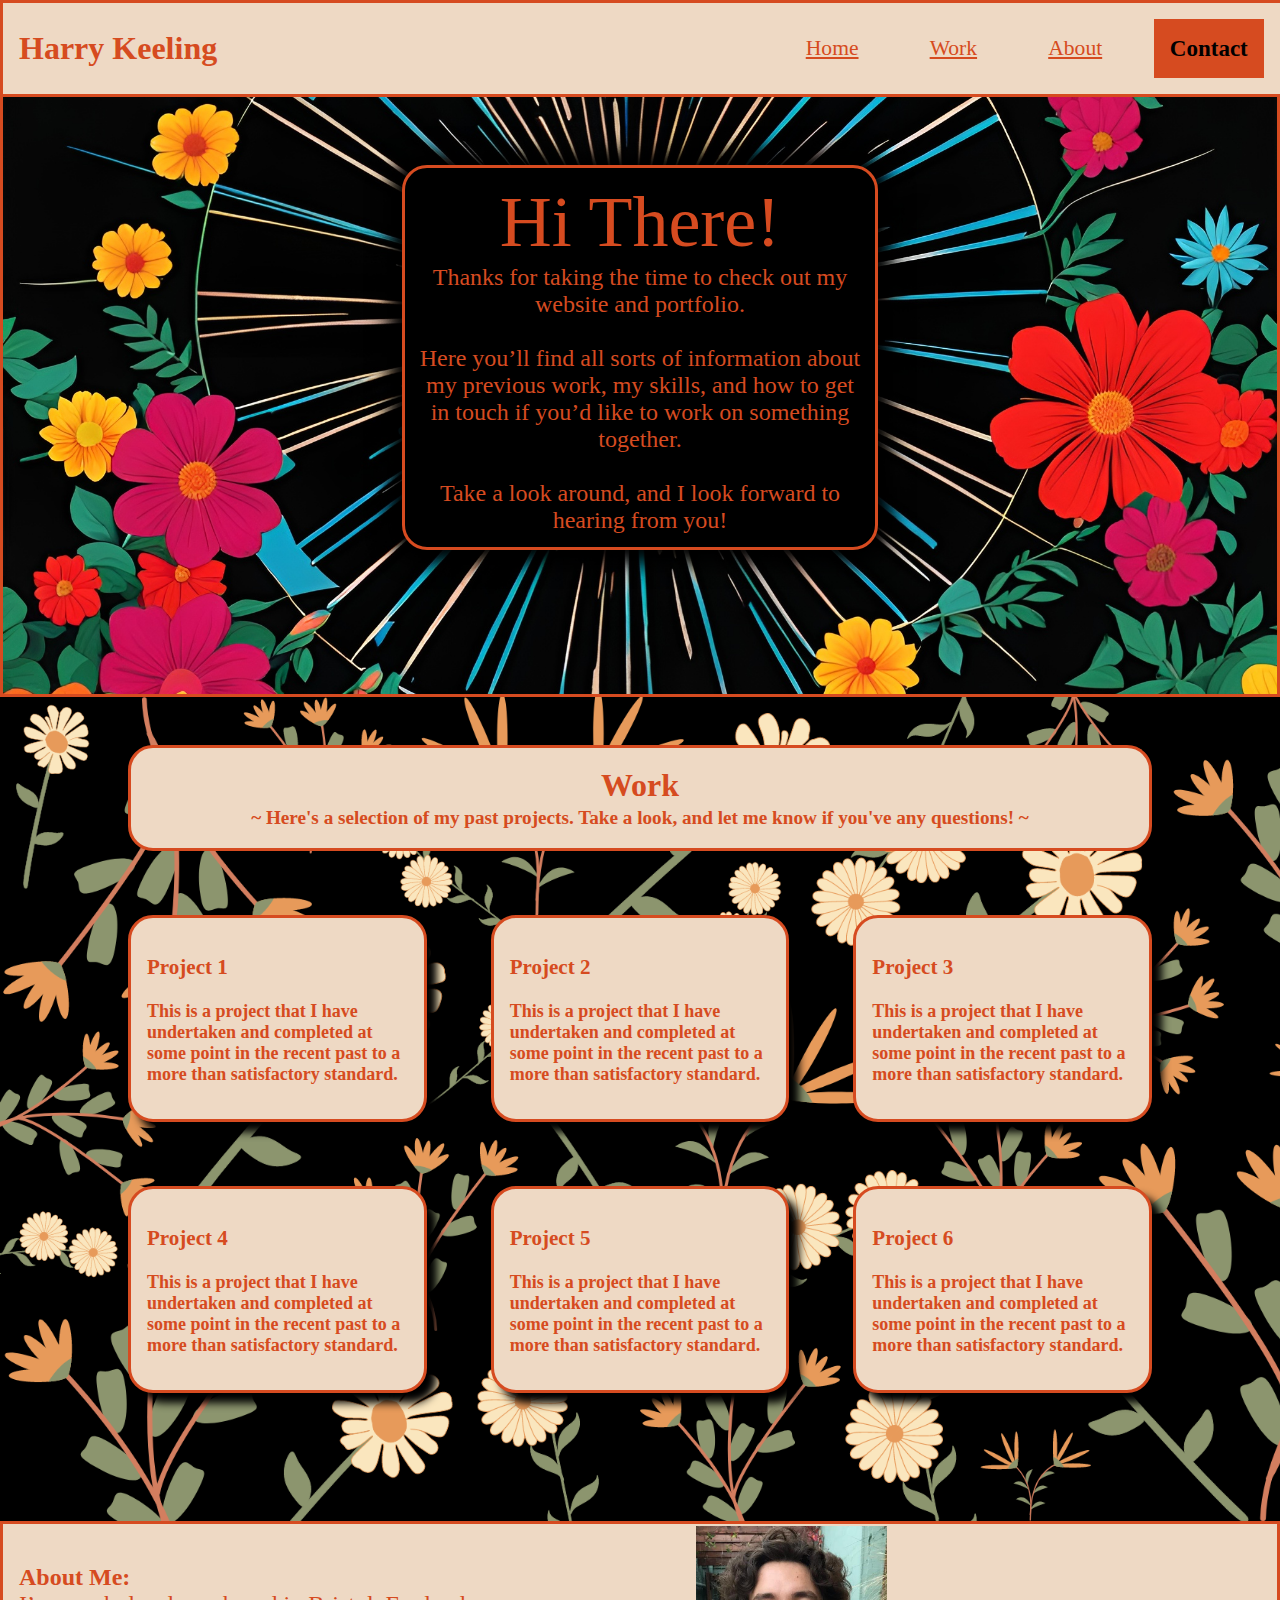
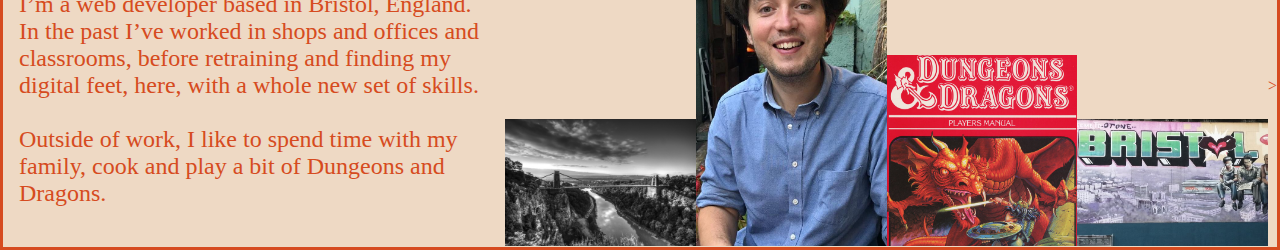
<file: index.html>
<!DOCTYPE html>
<html lang="en" xmlns:https="http://www.w3.org/1999/xhtml">
<head>
    <meta charset="UTF-8">
    <title>Harry Keeling - Portfolio</title>
    <link rel="stylesheet" href="stylesheetPortfolio.css"/>
    <link rel="normalize" href="https://cdnjs.cloudflare.com/ajax/libs/normalize/8.0.1/normalize.min.css">
</head>

<nav class="navPortfolio">
    <p class="navName">Harry Keeling</p>
        <div class="navLinks">
        <a href="#Home" class="navLink1"> Home </a>
        <a href="#Work" class="navLink2"> Work </a>
        <a href="#About" class="navLink3"> About </a>
        </div>
            <div class="navContactRight">
                <a href="indexContactMe.html"><button class="navContactButton" > Contact </button></a>
            </div>
</nav>
<br>

<div class="introductionPortfolio" id="Home">
    <p class="introSpiel"> <span class="introHi">Hi There!</span><br>
        Thanks for taking the time to check out my website and portfolio. <br><br>
        Here you’ll find all sorts of information about my previous work, my skills,
        and how to get in touch if you’d like to work on something together.<br>
    <br>
    Take a look around, and I look forward to hearing from you!</p>
</div>


<div class="work" id="Work">
        <div class="workTop">
        <p class="workTitle">Work</p>
            <p class="workSpiel"> ~ Here's a selection of my past projects. Take a look, and let me know if you've any questions! ~</p>
        </div>
            <div class="work1">
                    <div class="proj" id="proj1">
                        <h3>Project 1</h3>
                        <p> This is a project that I have undertaken and completed at some point in the recent past
                            to a more than satisfactory standard.</p>
                    </div>
                    <div class="proj" id="proj2">
                        <h3>Project 2</h3>
                        <p> This is a project that I have undertaken and completed at some point in the recent past
                            to a more than satisfactory standard.</p>
                    </div>
                    <div class="proj" id="proj3">
                        <h3>Project 3</h3>
                        <p> This is a project that I have undertaken and completed at some point in the recent past
                            to a more than satisfactory standard.</p>
                    </div>
                    </div>
                    <div class="work2">
                    <div class="proj" id="proj4">
                        <h3>Project 4</h3>
                        <p> This is a project that I have undertaken and completed at some point in the recent past
                            to a more than satisfactory standard.</p>
                    </div>
                    <div class="proj" id="proj5">
                        <h3>Project 5</h3>
                        <p> This is a project that I have undertaken and completed at some point in the recent past
                            to a more than satisfactory standard.</p>
                    </div>
                    <div class="proj" id="proj6">
                        <h3>Project 6</h3>
                        <p> This is a project that I have undertaken and completed at some point in the recent past
                            to a more than satisfactory standard.</p>
                    </div>
            </div>
</div>

<div class="about" id="About">>
    <div class="aboutMePics">
        <img class="bridgePic" src="images/Clifton-suspension-bridge-1024x682.jpeg"/>
            <img class="mePic" src="images/Profile%20Pic.jpeg"/>
                <img class="dndPic" src="images/dnd.jpeg"/>
                    <img class="streetArtPic" src="images/Street%20art%20Bristol.jpeg"/>
    </div>
            <div class="aboutMeSpiel">
                <p> <b>About Me:</b> <br> I’m a web developer based in Bristol, England. In the past I’ve worked in shops and offices and classrooms, before retraining and finding my digital feet, here, with a whole new set of skills.
                     <br> <br> Outside of work, I like to spend time with my family, cook and play a bit of Dungeons and Dragons.</p>
            </div>
</div>

<body>

</body>
</html>
</file>
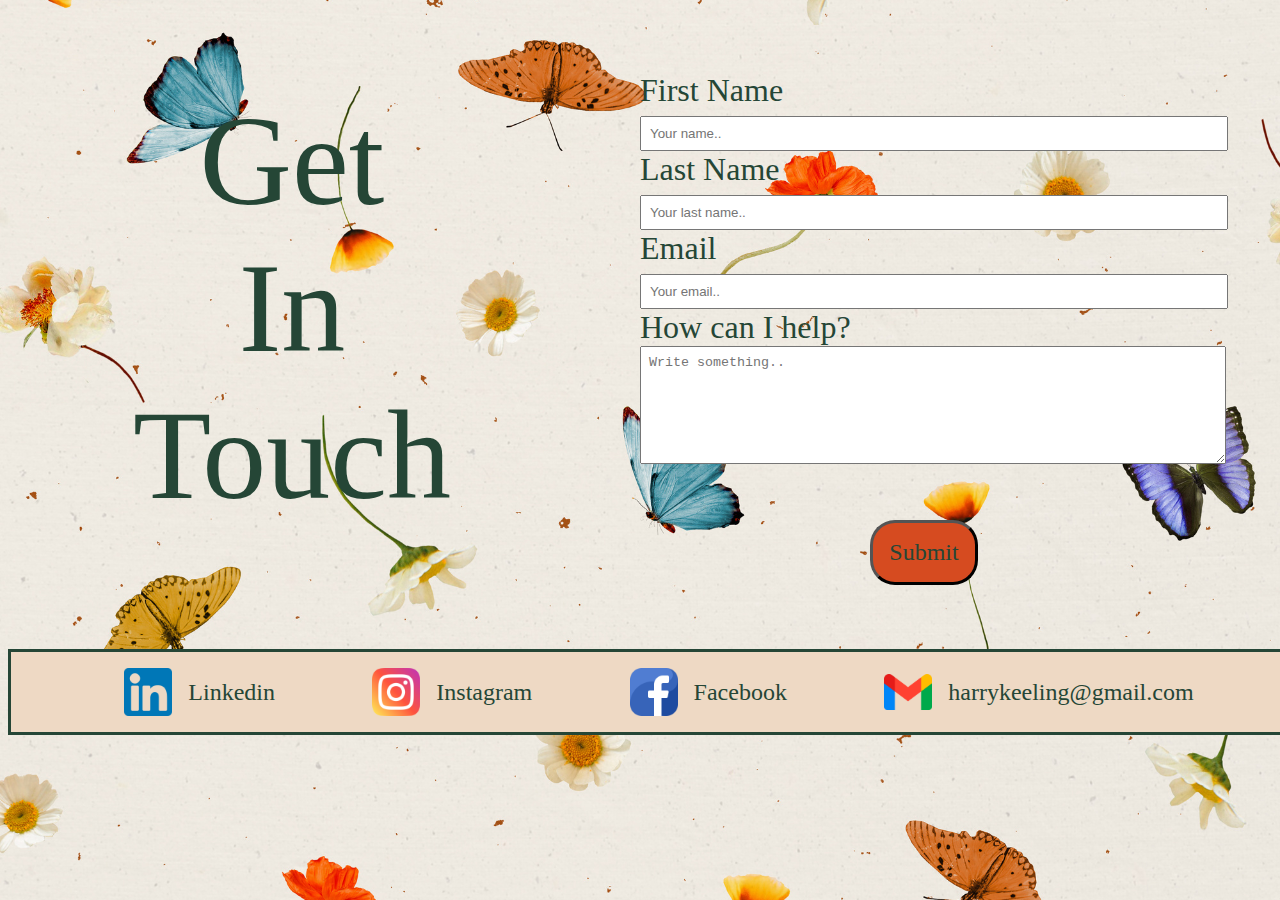
<file: indexContactMe.html>
<!DOCTYPE html>
<html lang="en">
<head>
    <meta charset="UTF-8">
    <title>Contact Me</title>
    <link rel="stylesheet" href="stylesheetContactMe.css" href="https://cdnjs.cloudflare.com/ajax/libs/normalize/8.0.1/normalize.min.css">
</head>
<body>
    <div class="contactPageTop">
        <div class="getInTouch">Get<br>In<br>Touch</div>

            <div class="contactForm">
                <form>
                        <label for="fname">First Name</label>
                            <input class="contactInput" type="text" id="fname" name="firstname" placeholder="Your name..">

                            <label for="lname">Last Name</label>
                            <input class="contactInput" type="text" id="lname" name="lastname" placeholder="Your last name..">

                            <label for="lname">Email</label>
                            <input class="contactInput" type="text" id="email" name="email" placeholder="Your email..">
                            <label for="subject">How can I help?</label>
                        <textarea class="contactInput" id="subject" name="subject" placeholder="Write something.." style="height:100px"></textarea>
                    <div class="buttonPosition">
                        <input class="contactInputButton" type="submit" value="Submit">
                    </div>
                </form>
            </div>
    </div>

    <div class="contactPageBottom">
        <div class="social" id="linkedinDiv">
            <img class="linkedin" src= images/linkedin.png>
                <a href="#">Linkedin</a>
        </div>
        <div class="social" id="instagramDiv">
                <img class="instagram" src= images/instagram.png>
                    <a href="#">Instagram</a>
        </div>
        <div class="social" id="facebookDiv">
                        <img class="facebook" src= images/facebook.png>
                            <a href="#">Facebook</a>
        </div>
        <div class="social" id="gmailDiv">
                                <img class="gmail" src= images/gmail.png>
                                    <a href="#">harrykeeling@gmail.com</a>
        </div>
    </div>
</body>
</html>
</file>
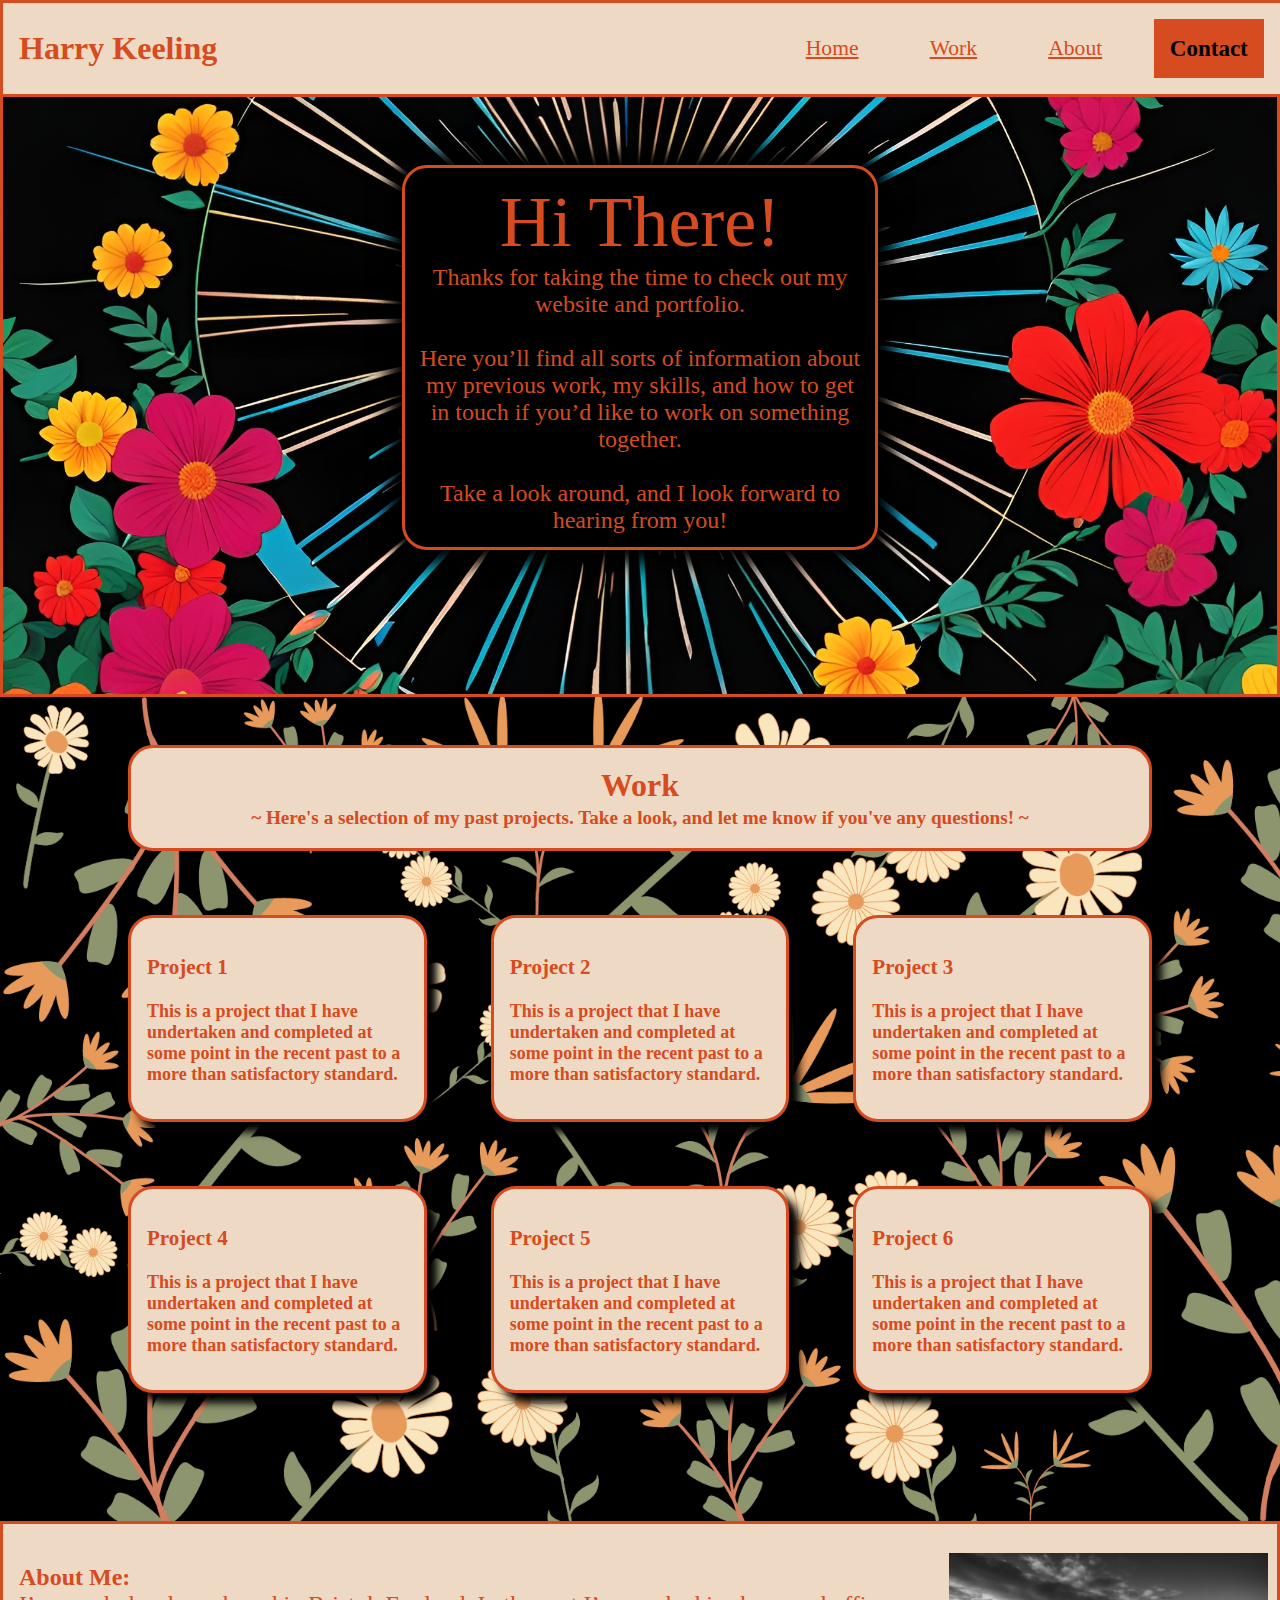
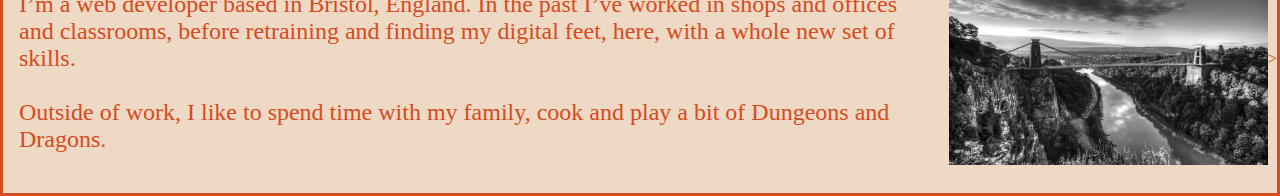
<file: indexPortfolio.html>
<!DOCTYPE html>
<html lang="en" xmlns:https="http://www.w3.org/1999/xhtml">
<head>
    <meta charset="UTF-8">
    <title>Harry Keeling - Portfolio</title>
    <link rel="stylesheet" href="stylesheetPortfolio.css"/>
    <link rel="normalize" href="https://cdnjs.cloudflare.com/ajax/libs/normalize/8.0.1/normalize.min.css">
</head>

<nav class="navPortfolio">
    <p class="navName">Harry Keeling</p>
        <div class="navLinks">
        <a href="#Home" class="navLink1"> Home </a>
        <a href="#Work" class="navLink2"> Work </a>
        <a href="#About" class="navLink3"> About </a>
        </div>
            <div class="navContactRight">
                <a href="indexContactMe.html"><button class="navContactButton" > Contact </button></a>
            </div>
</nav>
<br>

<div class="introductionPortfolio" id="Home">
    <p class="introSpiel"> <span class="introHi">Hi There!</span><br>
        Thanks for taking the time to check out my website and portfolio. <br><br>
        Here you’ll find all sorts of information about my previous work, my skills,
        and how to get in touch if you’d like to work on something together.<br>
    <br>
    Take a look around, and I look forward to hearing from you!</p>
</div>


<div class="work" id="Work">
        <div class="workTop">
        <p class="workTitle">Work</p>
            <p class="workSpiel"> ~ Here's a selection of my past projects. Take a look, and let me know if you've any questions! ~</p>
        </div>
            <div class="work1">
                    <div class="proj" id="proj1">
                        <h3>Project 1</h3>
                        <p> This is a project that I have undertaken and completed at some point in the recent past
                            to a more than satisfactory standard.</p>
                    </div>
                    <div class="proj" id="proj2">
                        <h3>Project 2</h3>
                        <p> This is a project that I have undertaken and completed at some point in the recent past
                            to a more than satisfactory standard.</p>
                    </div>
                    <div class="proj" id="proj3">
                        <h3>Project 3</h3>
                        <p> This is a project that I have undertaken and completed at some point in the recent past
                            to a more than satisfactory standard.</p>
                    </div>
                    </div>
                    <div class="work2">
                    <div class="proj" id="proj4">
                        <h3>Project 4</h3>
                        <p> This is a project that I have undertaken and completed at some point in the recent past
                            to a more than satisfactory standard.</p>
                    </div>
                    <div class="proj" id="proj5">
                        <h3>Project 5</h3>
                        <p> This is a project that I have undertaken and completed at some point in the recent past
                            to a more than satisfactory standard.</p>
                    </div>
                    <div class="proj" id="proj6">
                        <h3>Project 6</h3>
                        <p> This is a project that I have undertaken and completed at some point in the recent past
                            to a more than satisfactory standard.</p>
                    </div>
            </div>
</div>

<div class="about" id="About">>
        <img class="bridgePic" src="images/Clifton-suspension-bridge-1024x682.jpeg"/>
            <div class="aboutMeSpiel">
                <p> <b>About Me:</b> <br> I’m a web developer based in Bristol, England. In the past I’ve worked in shops and offices and classrooms, before retraining and finding my digital feet, here, with a whole new set of skills.
                     <br> <br> Outside of work, I like to spend time with my family, cook and play a bit of Dungeons and Dragons.</p>
            </div>
</div>

<body>

</body>
</html>
</file>
<file: stylesheetPortfolio.css>
body {
    font-family: "Young Serif";
    background-color: #254636;
    color: #d64b20;
    margin: 0;
}

html {
    scroll-behavior: smooth;
    scroll-padding-top: 100px;
}

a {
    color: #d64b20;
    font-size: larger;
}
a:hover {
    color: #254636;
    border-radius: 10px;
    font-weight: bold;
}


button{
    padding: 1rem;
    font-size: larger;
    font-weight: bold;
}

button:hover {
    background-color: black;
    color: #d64b20;
    border-radius: 10px;
}

.navPortfolio {
    display: flex;
    background-color: #EED9C4;
    align-items: center;
    justify-content: space-between;
    border-style: solid;
    border-color: #d64b20;
    margin-bottom: -1.8rem;
    position: fixed;
    width: 99.75%;

}

.navName {
    display: flex;
    width: 100%;
    margin: 1rem;
    font-size: xx-large;
    font-weight: bold;
}

.navLinks {
    display: flex;
    justify-content: space-around;
    width: 50%;
    text-decoration: none;
    font-size: large;
}

.navContactRight{
    display: flex;
    flex-direction: row-reverse;
    margin: 1rem;
}

.navContactButton {
    background-color: #d64b20;
    font-family: "Gowun Batang";
    border: lightgrey;
}
.introductionPortfolio {
    display: flex;
    flex-direction: column;
    align-items: center;
    text-align: center;
    background-image: url("images/flowersUpscaled.jpg");
    background-size: cover;
    background-repeat: no-repeat;
    background-position: center;
    padding: 12rem;
    border-style: solid;
    border-color: #d64b20;

}

.introHi{
    width: 100%;
    text-align: center;
    font-size: 3em;
    color: #d64b20;
    margin-top: -7rem;
}

.introSpiel{
    font-size:x-large;
    border-style: solid;
    border-color: #d64b20;
    border-radius: 25px;
    background-color: black;
    padding: 0.8rem;
    margin-top: -3rem;
    margin-bottom: -3rem;
    box-shadow: 0px 0px 20px 15px black;
    width: 50%;
}

.work{
    background-image: url("images/Beige and Green Modern Aesthetic Flower Desktop Wallpaper.png");
    background-size: cover;
    background-repeat: no-repeat;
    padding: 3rem;
}

.workTop{
    display: flex;
    flex-direction: column;
    background-color: #EED9C4;
    border-style: solid;
    border-color: #d64b20;
    border-radius: 25px;
    margin-left: 5rem;
    margin-right: 5rem;
}

.workTitle{
    display: flex;
    justify-content: center;
    font-size: xx-large;
    font-weight: bold;
    color: #d64b20;
    margin-top: 0.6em;
    margin-bottom: -0.5em;

}
.workSpiel{
    display: flex;
    justify-content: center;
    font-size: larger;
    font-weight: bold;
    color: #d64b20;
}

.work1{
    display: flex;
    justify-content: center;
    gap: 4rem;
    margin: 5rem;
}

.work2{
    display: flex;
    justify-content: center;
    gap: 4rem;
    margin: 5rem

}

.proj{
    background-color: #EED9C4;
    border-style: solid;
    border-color: #d64b20;
    border-radius: 25px;
    padding: 1rem;
    box-shadow: 10px 10px 8px black;
    font-size: large;
    font-weight: bold;
    margin-top: -1rem;
}

#proj1:hover {
    background-color: black}
#proj2:hover {
    background-color: black}
#proj3:hover {
    background-color: black}
#proj4:hover {
    background-color: black}
#proj5:hover {
    background-color: black}
#proj6:hover {
    background-color: black}

.about{
    display: flex;
    align-items: center;
    flex-direction: row-reverse;
    background-color: #EED9C4;
    border-style: solid;
    border-color: #d64b20;
}

.aboutMePics{
    display: flex;
    flex-wrap: wrap-reverse;
    align-items: stretch;
}

.mePic{
    width: 25%;
    height:25%;
}

.dndPic{
    width: 25%;
    height:25%;
}

.streetArtPic{
    width: 25%;
    height:25%;
}

.bridgePic {
    width: 25%;
    height:25%;
}

.aboutMeSpiel{
    padding: 1rem;
    font-size: x-large;
}
@media only screen and (max-width: 600px) {
    body {
        .work{
            display: flex;
            flex-direction: column;
        }
    }
}
</file>
